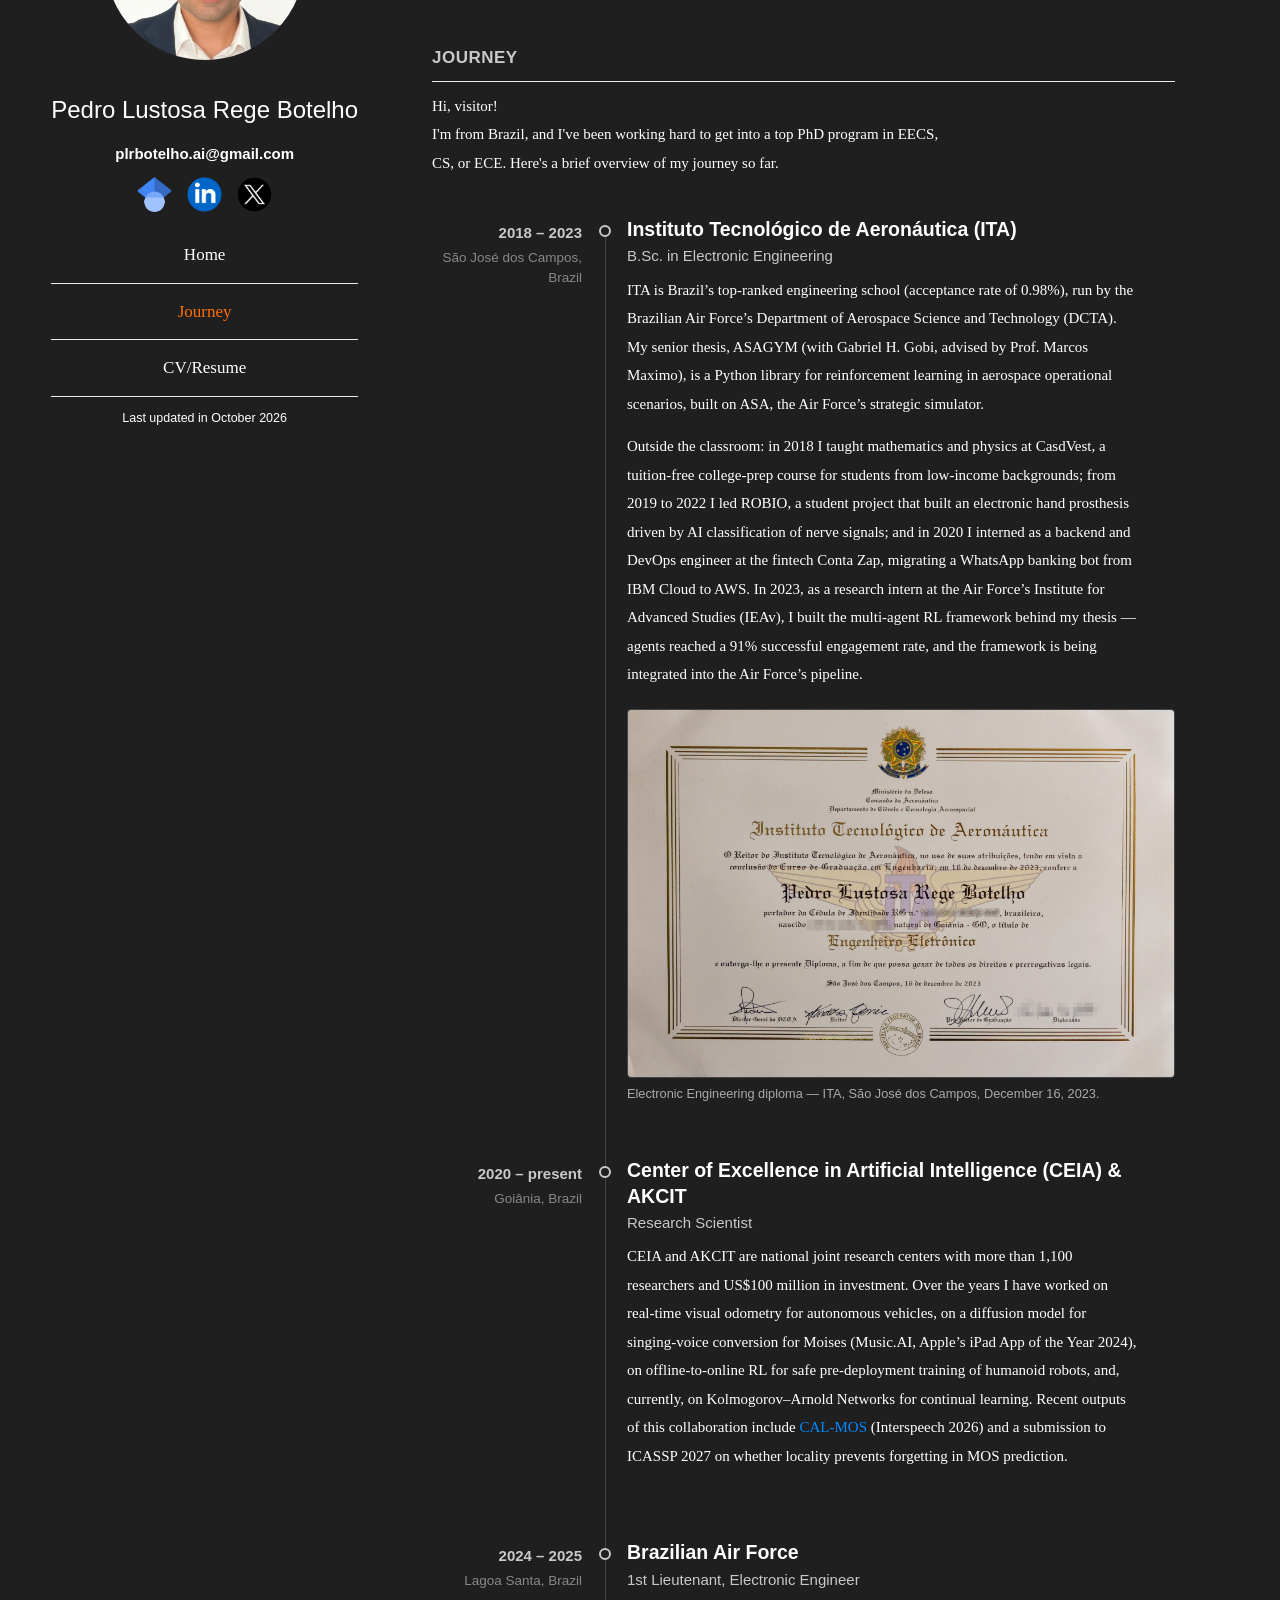
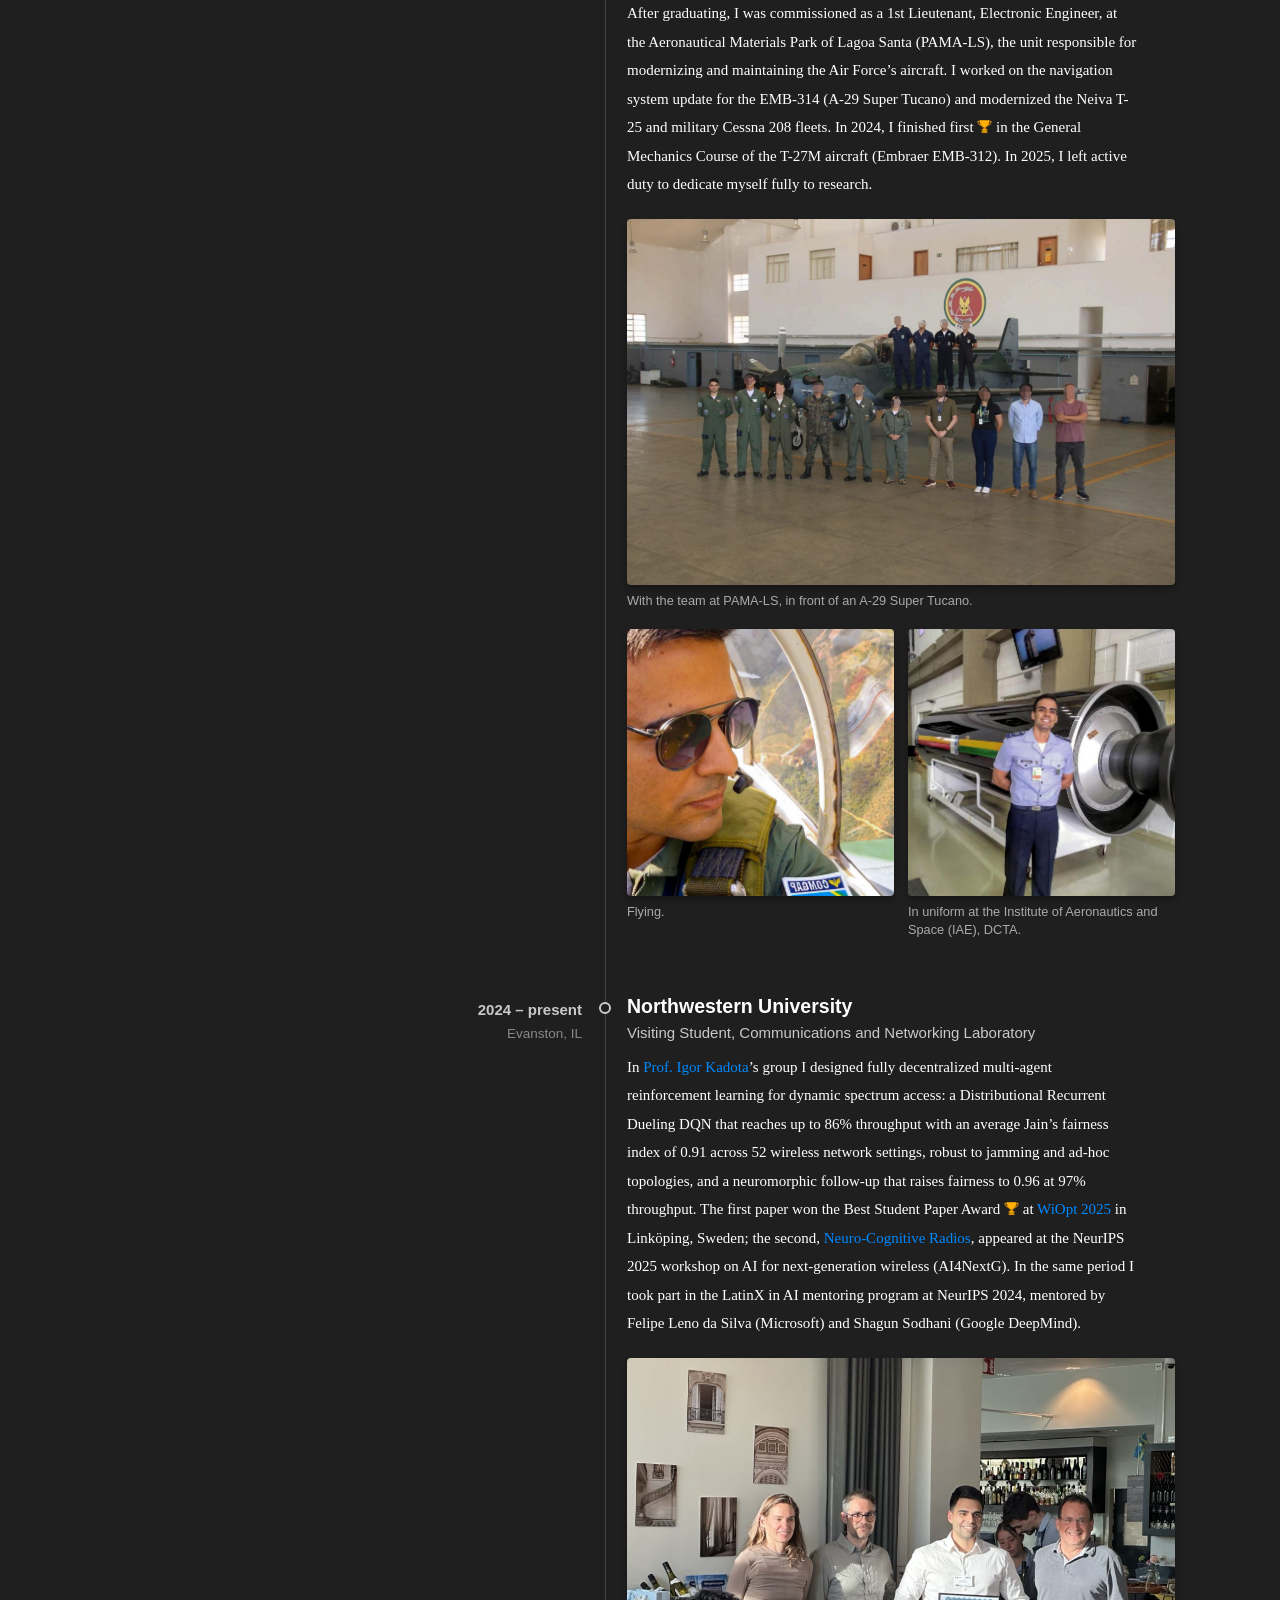
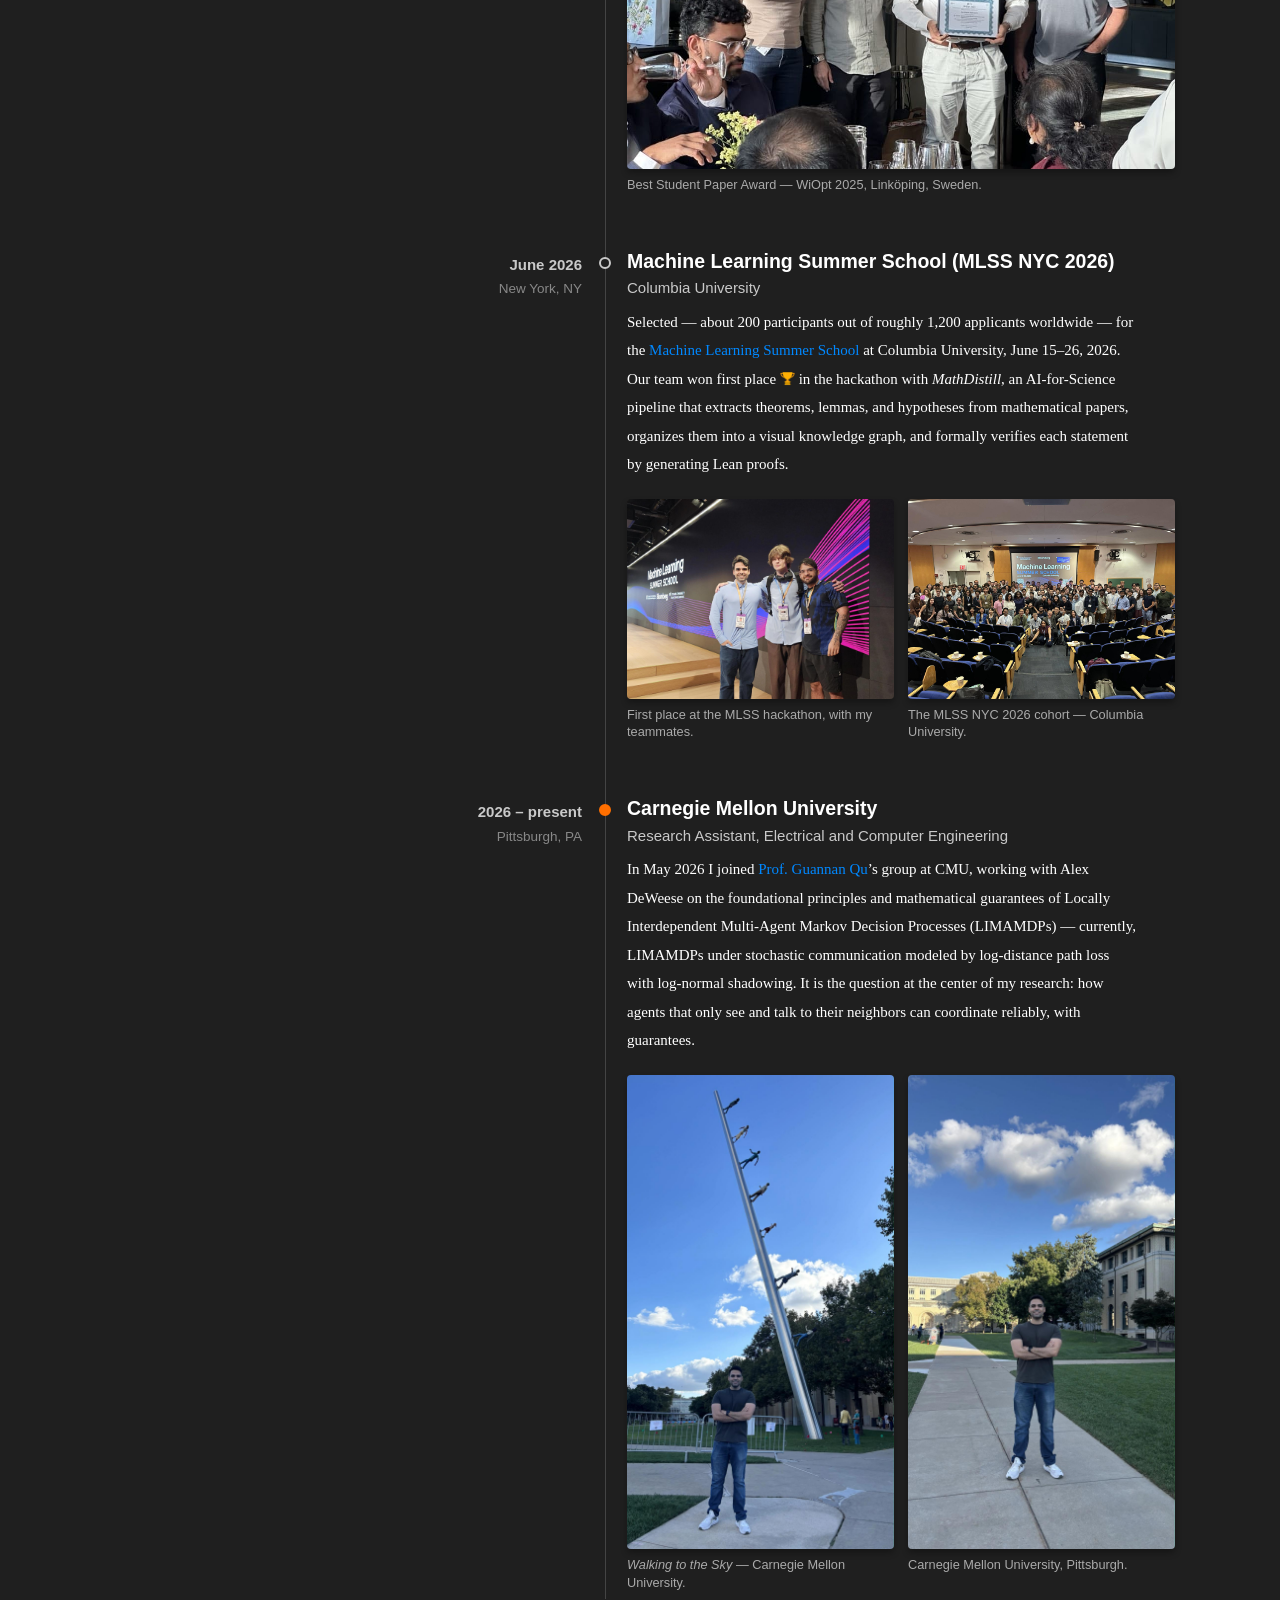
<file: journey.html>
<!DOCTYPE html>
<html lang="en"><head><meta http-equiv="Content-Type" content="text/html; charset=UTF-8"><script async="" src="./Pedro Botelho_files/gtm.js"></script>
  
    <!-- Google Tag Manager -->
    <script>(function(w,d,s,l,i){w[l]=w[l]||[];w[l].push({'gtm.start':
    new Date().getTime(),event:'gtm.js'});var f=d.getElementsByTagName(s)[0],
    j=d.createElement(s),dl=l!='dataLayer'?'&l='+l:'';j.async=true;j.src=
    'https://www.googletagmanager.com/gtm.js?id='+i+dl;f.parentNode.insertBefore(j,f);
    })(window,document,'script','dataLayer','GTM-ND63487');</script>
    <!-- End Google Tag Manager -->
<meta name="viewport" content="width=device-width, initial-scale=1.0">
<meta http-equiv="X-UA-Compatible" content="ie=edge">
<link href="./Pedro Botelho_files/css" rel="stylesheet">
<link rel="stylesheet" href="./Pedro Botelho_files/style.css">
<link rel="icon" type="image/png" href="/assets/icon.png">
<link rel="shortcut icon" type="image/x-icon" href="/assets/myicon.ico">
<link rel="stylesheet" href="./Pedro Botelho_files/w3.css">
<link rel="stylesheet" href="./Pedro Botelho_files/site.css">
<title>Journey — Pedro Botelho</title>
<!-- Global site tag (gtag.js) - Google Analytics -->
<script async="" src="./Pedro Botelho_files/js"></script>
<script>
  window.dataLayer = window.dataLayer || [];
  function gtag(){dataLayer.push(arguments);}
  gtag('js', new Date());
  gtag('config', 'UA-158807702-1');
</script>
<link rel="preconnect" href="https://fonts.googleapis.com/">
<link rel="preconnect" href="https://fonts.gstatic.com/" crossorigin="">
<link href="./Pedro Botelho_files/css2" rel="stylesheet">
<link href="./Pedro Botelho_files/css2(1)" rel="stylesheet">
<meta property="og:title" content="Journey — Pedro Botelho">
<meta property="og:locale" content="en_US">
<meta name="description" content="From ITA and the Brazilian Air Force to multi-agent reinforcement learning at Carnegie Mellon University: the path so far.">
<meta property="og:description" content="From ITA and the Brazilian Air Force to multi-agent reinforcement learning at Carnegie Mellon University: the path so far.">
<link rel="canonical" href="https://pedrolrbotelho.github.io/journey.html">
<meta property="og:url" content="https://pedrolrbotelho.github.io/journey.html">
<meta property="og:site_name" content="Pedro Botelho">
<meta property="og:type" content="website">
<meta property="og:image" content="https://pedrolrbotelho.github.io/assets/og-image.jpg">
<meta property="og:image:width" content="1200">
<meta property="og:image:height" content="630">
<meta property="og:image:alt" content="Pedro Lustosa Rege Botelho — multi-agent reinforcement learning">
<meta name="twitter:card" content="summary_large_image">
<meta name="twitter:image" content="https://pedrolrbotelho.github.io/assets/og-image.jpg">
</head>
  <body style="background-color: #1f1f1f; color: #ffffff;">
    <!-- Google Tag Manager (noscript) -->
    <noscript><iframe src="https://www.googletagmanager.com/ns.html?id=GTM-ND63487"
    height="0" width="0" style="display:none;visibility:hidden"></iframe></noscript>
    <!-- End Google Tag Manager (noscript) -->
    <main class="container">
      <section class="about" style="top: -14%; left:4%">
        <p class="tagline"></p>
        <a href="https://pedrolrbotelho.github.io/"><img src="./Pedro Botelho_files/portfolio.jpg" alt="Pedro Lustosa Rege Botelho" style="border-radius: 100%; width: 100%; height: 100%; object-fit: cover;"></a>
        <h2 id="title">
          <a href="https://pedrolrbotelho.github.io/" style="color: #ffffff; font-size:80%">Pedro Lustosa Rege Botelho</a>
        </h2>
        <p class="mail" style="color: #ffffff;">plrbotelho.ai@gmail.com</p>
        <ul class="social" style="list-style: none; padding: 0; display: flex; gap: 15px;">
          <li>
              <a href="https://scholar.google.com/citations?user=0-eFUVoAAAAJ" style="text-decoration: none;">
                  <img src="./Pedro Botelho_files/icon-gscholar-circled.png" target="_blank" rel="noopener" alt="Google Scholar" style="border-radius: 100%; width: 35px; height: 35px; object-fit: cover;">
              </a>
          </li>
          <li>
              <a href="https://www.linkedin.com/in/pedro-lustosa" style="text-decoration: none;">
                  <img src="./Pedro Botelho_files/icon-linkedin-squared.png" target="_blank" rel="noopener" alt="LinkedIn" style="border-radius: 100%; width: 35px; height: 35px; object-fit: cover;">
              </a>
          </li>
          <li>
              <a href="https://x.com/PedroBotelhoRSc" style="text-decoration: none;">
                  <img src="./Pedro Botelho_files/icon-twitter-squared.png" target="_blank" rel="noopener" alt="X" style="border-radius: 100%; width: 35px; height: 35px; object-fit: cover;">
              </a>
          </li>
        </ul>
            <nav class="navigation">
            <ul>
              <li><a href="./index.html">Home</a></li>
              <li><a href="./journey.html" class="current">Journey</a></li>
              <li><a href="./Pedro Botelho_files/PedroBotelhoResume.pdf">CV/Resume</a></li>
              <li><p class="lastupdated" style="color: #ffffff; font-size: smaller; text-align: center;">Last updated in October 2026</p></li>
            </ul>
          </nav>
      </section>
      <section class="content">

<ul class="posts">
  <li>
    <h1 class="posts-label">Journey</h1>
  </li>
  <li>
    <p class="journey-intro"> Hi, visitor!          </p> 
    <p class="journey-intro"> I'm from Brazil, and I've been working hard to get into a top PhD program in EECS, CS, or ECE. Here's a brief overview of my journey so far.</p>

    <ol class="timeline">
      <li class="chapter">
        <div class="when">2018 – 2023 <span class="where">São José dos Campos, Brazil</span></div>
        <div class="what">
          <h2>Instituto Tecnológico de Aeronáutica (ITA) <span class="sub">B.Sc. in Electronic Engineering</span></h2>
          <p>ITA is Brazil’s top-ranked engineering school (acceptance rate of 0.98%), run by the Brazilian Air Force’s Department of Aerospace Science and Technology (DCTA). My senior thesis, ASAGYM (with Gabriel H. Gobi, advised by Prof. Marcos Maximo), is a Python library for reinforcement learning in aerospace operational scenarios, built on ASA, the Air Force’s strategic simulator.</p>
          <p>Outside the classroom: in 2018 I taught mathematics and physics at CasdVest, a tuition-free college-prep course for students from low-income backgrounds; from 2019 to 2022 I led ROBIO, a student project that built an electronic hand prosthesis driven by AI classification of nerve signals; and in 2020 I interned as a backend and DevOps engineer at the fintech Conta Zap, migrating a WhatsApp banking bot from IBM Cloud to AWS. In 2023, as a research intern at the Air Force’s Institute for Advanced Studies (IEAv), I built the multi-agent RL framework behind my thesis — agents reached a 91% successful engagement rate, and the framework is being integrated into the Air Force’s pipeline.</p>
          <div class="photos">
            <figure class="doc">
              <a href="./Pedro Botelho_files/ita-diploma.jpeg" target="_blank" rel="noopener"><img src="./Pedro Botelho_files/ita-diploma.jpeg" alt="Electronic Engineering diploma from Instituto Tecnológico de Aeronáutica"></a>
              <figcaption>Electronic Engineering diploma — ITA, São José dos Campos, December 16, 2023.</figcaption>
            </figure>
          </div>
        </div>
      </li>

      <li class="chapter">
        <div class="when">2020 – present <span class="where">Goiânia, Brazil</span></div>
        <div class="what">
          <h2>Center of Excellence in Artificial Intelligence (CEIA) &amp; AKCIT <span class="sub">Research Scientist</span></h2>
          <p>CEIA and AKCIT are national joint research centers with more than 1,100 researchers and US$100 million in investment. Over the years I have worked on real-time visual odometry for autonomous vehicles, on a diffusion model for singing-voice conversion for Moises (Music.AI, Apple’s iPad App of the Year 2024), on offline-to-online RL for safe pre-deployment training of humanoid robots, and, currently, on Kolmogorov–Arnold Networks for continual learning. Recent outputs of this collaboration include <a href="https://www.isca-archive.org/interspeech_2026/ferreira26_interspeech.html">CAL-MOS</a> (Interspeech 2026) and a submission to ICASSP 2027 on whether locality prevents forgetting in MOS prediction.</p>
        </div>
      </li>

      <li class="chapter">
        <div class="when">2024 – 2025 <span class="where">Lagoa Santa, Brazil</span></div>
        <div class="what">
          <h2>Brazilian Air Force <span class="sub">1st Lieutenant, Electronic Engineer</span></h2>
          <p>After graduating, I was commissioned as a 1st Lieutenant, Electronic Engineer, at the Aeronautical Materials Park of Lagoa Santa (PAMA-LS), the unit responsible for modernizing and maintaining the Air Force’s aircraft. I worked on the navigation system update for the EMB-314 (A-29 Super Tucano) and modernized the Neiva T-25 and military Cessna 208 fleets. In 2024, I finished first <img src="./Pedro Botelho_files/trophy.png" alt="Trophy" class="trophy"> in the General Mechanics Course of the T-27M aircraft (Embraer EMB-312). In 2025, I left active duty to dedicate myself fully to research.</p>
          <div class="photos">
            <figure>
              <a href="./Pedro Botelho_files/fab-pama-ls.jpeg" target="_blank" rel="noopener"><img src="./Pedro Botelho_files/fab-pama-ls.jpeg" alt="Engineers, pilots and mechanics in a hangar in front of an A-29 Super Tucano"></a>
              <figcaption>With the team at PAMA-LS, in front of an A-29 Super Tucano.</figcaption>
            </figure>
          </div>
          <div class="photos two square">
            <figure class="face-up">
              <a href="./Pedro Botelho_files/fab-cockpit.jpeg" target="_blank" rel="noopener"><img src="./Pedro Botelho_files/fab-cockpit.jpeg" alt="Pedro in a cockpit wearing a flight suit" style="width: 100%; height: 100%; object-fit: cover; object-position: center 65%;"></a>
              <figcaption>Flying.</figcaption>
            </figure>
            <figure>
              <a href="./Pedro Botelho_files/fab-iae.jpeg" target="_blank" rel="noopener"><img src="./Pedro Botelho_files/fab-iae.jpeg" alt="Pedro in uniform next to a rocket stage at the Institute of Aeronautics and Space"></a>
              <figcaption>In uniform at the Institute of Aeronautics and Space (IAE), DCTA.</figcaption>
            </figure>
          </div>
        </div>
      </li>

      <li class="chapter">
        <div class="when">2024 – present <span class="where">Evanston, IL</span></div>
        <div class="what">
          <h2>Northwestern University <span class="sub">Visiting Student, Communications and Networking Laboratory</span></h2>
          <p>In <a href="https://sites.northwestern.edu/networkx/pi/">Prof. Igor Kadota</a>’s group I designed fully decentralized multi-agent reinforcement learning for dynamic spectrum access: a Distributional Recurrent Dueling DQN that reaches up to 86% throughput with an average Jain’s fairness index of 0.91 across 52 wireless network settings, robust to jamming and ad-hoc topologies, and a neuromorphic follow-up that raises fairness to 0.96 at 97% throughput. The first paper won the Best Student Paper Award <img src="./Pedro Botelho_files/trophy.png" alt="Trophy" class="trophy"> at <a href="https://wiopt2025.github.io/">WiOpt 2025</a> in Linköping, Sweden; the second, <a href="https://openreview.net/pdf?id=MHR8oSkxZU">Neuro-Cognitive Radios</a>, appeared at the NeurIPS 2025 workshop on AI for next-generation wireless (AI4NextG). In the same period I took part in the LatinX in AI mentoring program at NeurIPS 2024, mentored by Felipe Leno da Silva (Microsoft) and Shagun Sodhani (Google DeepMind).</p>
          <div class="photos">
            <figure>
              <a href="./Pedro Botelho_files/WiOptAward.jpeg" target="_blank" rel="noopener"><img src="./Pedro Botelho_files/WiOptAward.jpeg" alt="Best Student Paper Award ceremony at WiOpt 2025"></a>
              <figcaption>Best Student Paper Award — WiOpt 2025, Linköping, Sweden.</figcaption>
            </figure>
          </div>
        </div>
      </li>

      <li class="chapter">
        <div class="when">June 2026 <span class="where">New York, NY</span></div>
        <div class="what">
          <h2>Machine Learning Summer School (MLSS NYC 2026) <span class="sub">Columbia University</span></h2>
          <p>Selected — about 200 participants out of roughly 1,200 applicants worldwide — for the <a href="https://cfe.columbia.edu/content/mlss2">Machine Learning Summer School</a> at Columbia University, June 15–26, 2026. Our team won first place <img src="./Pedro Botelho_files/trophy.png" alt="Trophy" class="trophy"> in the hackathon with <em>MathDistill</em>, an AI-for-Science pipeline that extracts theorems, lemmas, and hypotheses from mathematical papers, organizes them into a visual knowledge graph, and formally verifies each statement by generating Lean proofs.</p>
          <div class="photos two">
            <figure>
              <a href="./Pedro Botelho_files/mlss-2026-hackathon.jpeg" target="_blank" rel="noopener"><img src="./Pedro Botelho_files/mlss-2026-hackathon.jpeg" alt="Winning team of the MLSS NYC 2026 hackathon on stage"></a>
              <figcaption>First place at the MLSS hackathon, with my teammates.</figcaption>
            </figure>
            <figure>
              <a href="./Pedro Botelho_files/mlss-2026-group.jpeg" target="_blank" rel="noopener"><img src="./Pedro Botelho_files/mlss-2026-group.jpeg" alt="The MLSS NYC 2026 cohort in a Columbia lecture hall"></a>
              <figcaption>The MLSS NYC 2026 cohort — Columbia University.</figcaption>
            </figure>
          </div>
        </div>
      </li>

      <li class="chapter now">
        <div class="when">2026 – present <span class="where">Pittsburgh, PA</span></div>
        <div class="what">
          <h2>Carnegie Mellon University <span class="sub">Research Assistant, Electrical and Computer Engineering</span></h2>
          <p>In May 2026 I joined <a href="https://energy.cmu.edu/directory/bios/qu-guannan.html">Prof. Guannan Qu</a>’s group at CMU, working with Alex DeWeese on the foundational principles and mathematical guarantees of Locally Interdependent Multi-Agent Markov Decision Processes (LIMAMDPs) — currently, LIMAMDPs under stochastic communication modeled by log-distance path loss with log-normal shadowing. It is the question at the center of my research: how agents that only see and talk to their neighbors can coordinate reliably, with guarantees.</p>
          <div class="photos two tall">
            <figure>
              <a href="./Pedro Botelho_files/cmu-walking-to-the-sky.jpeg" target="_blank" rel="noopener"><img src="./Pedro Botelho_files/cmu-walking-to-the-sky.jpeg" alt="Pedro in front of the Walking to the Sky sculpture at Carnegie Mellon University"></a>
              <figcaption><em>Walking to the Sky</em> — Carnegie Mellon University.</figcaption>
            </figure>
            <figure>
              <a href="./Pedro Botelho_files/cmu-campus.jpeg" target="_blank" rel="noopener"><img src="./Pedro Botelho_files/cmu-campus.jpeg" alt="Pedro on the Carnegie Mellon University campus"></a>
              <figcaption>Carnegie Mellon University, Pittsburgh.</figcaption>
            </figure>
          </div>
        </div>
      </li>

    </ol>
  </li>
</ul>

      </section>
    </main>

</body></html>
</file>
<file: Pedro Botelho_files/style.css>
@font-face {
    font-family: 'fontello';
    src: url("../font/fontello.eot?19269709");
    src: url("../font/fontello.eot?19269709#iefix") format("embedded-opentype"),
         url("../font/fontello.woff2?19269709") format("woff2"),
         url("../font/fontello.woff?19269709") format("woff"),
         url("../font/fontello.ttf?19269709") format("truetype"),
         url("../font/fontello.svg?19269709#fontello") format("svg");
    font-weight: normal;
    font-style: normal;
}

[class^="icon-"]:before,
[class*=" icon-"]:before {
    font-family: "fontello";
    font-style: normal;
    font-weight: normal;
    speak: never;
    display: inline-block;
    text-decoration: inherit;
    width: 1em;
    margin-right: .2em;
    text-align: center;
    font-variant: normal;
    text-transform: none;
    line-height: 1em;
    margin-left: .2em;
    -webkit-font-smoothing: antialiased;
    -moz-osx-font-smoothing: grayscale;
}

.icon-gscholar-circled:before { content: '\e800'; }
.icon-github-circled:before { content: '\f09b'; }
.icon-twitter-squared:before { content: '\f304'; }
.icon-linkedin-squared:before { content: '\f30c'; }

/* Normalize CSS */
html {
    font-family: sans-serif;
    -ms-text-size-adjust: 100%;
    -webkit-text-size-adjust: 100%;
}

body { margin: 0; }

article, aside, details, figcaption, figure, footer,
header, hgroup, main, menu, nav, section, summary {
    display: block;
}

audio, canvas, progress, video {
    display: inline-block;
    vertical-align: baseline;
}

audio:not([controls]) {
    display: none;
    height: 0;
}

[hidden], template { display: none; }
a { background-color: transparent; }
a:active, a:hover { outline: 0; }
abbr[title] { border-bottom: 1px dotted; }
b, strong { font-weight: bold; }
dfn { font-style: italic; }
h1 { font-size: 2em; margin: 0.67em 0; }
mark { background: #ff0; color: #000; }
small { font-size: 80%; }

sub, sup {
    font-size: 75%;
    line-height: 0;
    position: relative;
    vertical-align: baseline;
}

sup { top: -0.5em; }
sub { bottom: -0.25em; }
img { border: 0; }
svg:not(:root) { overflow: hidden; }

figure { margin: 1em 40px; }

hr {
    -moz-box-sizing: content-box;
    box-sizing: content-box;
    height: 0;
}

pre { overflow: auto; }

code, kbd, pre, samp {
    font-family: monospace, monospace;
    font-size: 1em;
}

button, input, optgroup, select, textarea {
    color: inherit;
    font: inherit;
    margin: 0;
}

button { overflow: visible; }
button, select { text-transform: none; }

button, html input[type="button"],
input[type="reset"], input[type="submit"] {
    -webkit-appearance: button;
    cursor: pointer;
}

button[disabled], html input[disabled] {
    cursor: default;
}

button::-moz-focus-inner,
input::-moz-focus-inner {
    border: 0;
    padding: 0;
}

input { line-height: normal; }

input[type="checkbox"], input[type="radio"] {
    box-sizing: border-box;
    padding: 0;
}

input[type="number"]::-webkit-inner-spin-button,
input[type="number"]::-webkit-outer-spin-button {
    height: auto;
}

input[type="search"] {
    -webkit-appearance: textfield;
    -moz-box-sizing: content-box;
    -webkit-box-sizing: content-box;
    box-sizing: content-box;
}

input[type="search"]::-webkit-search-cancel-button,
input[type="search"]::-webkit-search-decoration {
    -webkit-appearance: none;
}

fieldset {
    border: 1px solid #c0c0c0;
    margin: 0 2px;
    padding: 0.35em 0.625em 0.75em;
}

legend { border: 0; padding: 0; }
textarea { overflow: auto; }
optgroup { font-weight: bold; }

table {
    border-collapse: collapse;
    border-spacing: 0;
}

td, th { padding: 0; }

/* Syntax highlighting */
.highlight {
    background-color: #f4f4f4;
    color: #586e75;
}

.highlight .c,
.highlight .g,
.highlight .l,
.highlight .n,
.highlight .p,
.highlight .go,
.highlight .nl,
.highlight .nn,
.highlight .nx,
.highlight .py,
.highlight .sd,
.highlight .sh {
    color: #586e75;
}

.highlight .err { color: #586e75; }
.highlight .k,
.highlight .cp,
.highlight .cs,
.highlight .ow,
.highlight .gi { color: #859900; }

.highlight .x,
.highlight .gu,
.highlight .kc,
.highlight .no,
.highlight .ne,
.highlight .se { color: #cb4b16; }

.highlight .o,
.highlight .kt,
.highlight .gr,
.highlight .sr { color: #dc322f; }

.highlight .cm,
.highlight .c1,
.highlight .sb { color: #93a1a1; }

.highlight .ge {
    color: #586e75;
    font-style: italic;
}

.highlight .gs {
    color: #586e75;
    font-weight: bold;
}

.highlight .kd,
.highlight .kr,
.highlight .nc,
.highlight .nd,
.highlight .nf,
.highlight .nt,
.highlight .nv,
.highlight .vc,
.highlight .vg,
.highlight .vi { color: #268bd2; }

.highlight .l,
.highlight .m,
.highlight .s,
.highlight .mf,
.highlight .mh,
.highlight .mi,
.highlight .mo,
.highlight .sc,
.highlight .s2,
.highlight .si,
.highlight .sx,
.highlight .s1,
.highlight .ss,
.highlight .il {
    color: #2aa198;
}

.highlight .nb { color: #B58900; }

div.highlight { padding: 5px 20px; }

pre.highlight, code {
    font-family: 'Consolas', Menlo, monospace;
    line-height: 1.4em;
    tab-size: 4;
}

/* Global styles */
*, *:before, *:after {
    box-sizing: border-box;
}

body {
    font-family: "Raleway", sans-serif;
    font-size: 16px;
    line-height: 1.2em;
    margin: 0;
    -webkit-font-smoothing: antialiased;
    -moz-osx-font-smoothing: grayscale;
}

img, embed, object, video {
    max-width: 100%;
}

a {
    color: #000;
    transition: color 0.3s;
}

a:hover { color: #0a59b0; }

h2 { margin: 0.7em 0; }

/* Main layout */
main {
    margin: 0 90px;
    display: flex;
    height: 100%;
}

@media screen and (min-width: 1600px) {
    main {
        margin: 0 auto;
        max-width: 1440px;
    }
}

@media screen and (max-width: 1280px) {
    main { margin: 0 75px; }
}

@media screen and (max-width: 1024px) {
    main { margin: 0 35px; }
}

@media screen and (max-width: 768px) {
    main {
        margin: 0 10px;
        flex-direction: column;
    }
}

@media screen and (max-width: 480px) {
    main { margin: 0; }
}

/* Main content */
@media screen and (min-width: 769px) {
    main .content {
        max-width: calc(100% - 287px);
        margin-left: 287px;
        width: 100%;
    }
}

/* Left sidebar */
main .about {
    display: flex;
    height: 100vh;
    padding-bottom: 40vh;
    min-width: 287px;
    justify-content: center;
    flex-direction: column;
    align-items: center;
}

@media screen and (max-width: 768px) {
    main .about {
        height: auto;
        padding: 10vh 0;
    }
}

@media screen and (min-width: 769px) {
    main .about {
        position: fixed;
    }
}

main .about h2 {
    font-size: 25px;
    margin-top: 25px;
    margin-bottom: 0px;
    color: #222222;
    font-weight: normal;
}

main .about .tagline {
    font-size: 20px;
    margin-top: 10px;
    margin-bottom: 5px;
    color: #aaa;
    white-space: pre-wrap;
    line-height: normal;
}

main .about .mail {
    font-size: 15px;
    font-weight: bold;
    margin-top: 15px;
    color: #222222;
    white-space: pre-wrap;
    line-height: normal;
}

main .about img { max-width: 200px; }

#title { font-size: 30px; }
#title a { text-decoration: none; }

/* Social icons */
.social {
    list-style-type: none;
    padding: 0;
    margin-top: 0;
}

.social li { float: left; }
.social li i { font-size: 34px; }

/* Navigation */
.navigation { width: 100%; }

.navigation ul {
    list-style-type: none;
    padding: 0;
    margin-top: 0;
}

.navigation ul li:last-child a { border-bottom: 0; }

.navigation ul a {
    display: block;
    font-family: 'Merriweather';
    text-align: center;
    padding: 1rem 0;
    font-size: 17px;
    text-decoration: none;
    border-bottom: 1px solid #ececec;
}

@media screen and (max-width: 768px) {
    .navigation ul a { padding: 2rem 0; }
}

/* Posts */
.post-wrapper {
    border-bottom: 1px solid #ececec;
    margin-bottom: 1rem;
    padding-bottom: 1rem;
}

.post-categories {
    list-style-type: none;
    margin: 0;
    padding: 0;
}

.post-categories li {
    font-size: 14px;
    float: left;
    background-color: #e3e3e3;
    padding: 5px 20px;
    border-radius: 2px;
    margin-right: 10px;
    margin-bottom: 10px;
}

@media screen and (max-width: 768px) {
    .post-categories li { margin-top: 5px; }
}

.post-date {
    margin-right: 10px;
    color: #555;
    min-width: 150px;
}

.post-meta {
    display: flex;
    justify-content: space-between;
    align-items: center;
}

@media screen and (max-width: 768px) {
    .post-meta {
        flex-direction: column-reverse;
        align-items: baseline;
    }

    .post-meta .post-date { margin-bottom: 16px; }
}

.post-link { text-decoration: none; }

.post-title {
    line-height: 1.2em;
    font-size: 28px;
}

.posts, .post-container {
    list-style-type: none;
    margin: 45px 30px;
}

@media screen and (max-width: 480px) {
    .posts, .post-container {
        margin-left: 20px;
        margin-right: 20px;
    }
}

@media screen and (max-width: 768px) {
    .posts, .post-container {
        padding: 0 !important;
        margin-top: 0;
    }
}

.post-container { padding-left: 30px; }

.post {
    font-family: "Merriweather", sans-serif;
    font-weight: 300;
    color: #222;
    line-height: 1.9em;
}

.post a {
    color: #0a59b0;
    text-decoration: none;
    transition: border-bottom 0.4s;
}

.post a:hover { border-bottom: 0.5px solid #0a59b0; }

.post h1, .post h2, .post h3,
.post h4, .post h5, .post h6 {
    font-family: "Raleway", sans-serif;
}

/* Publications */
.pub-box {
    border-radius: 5px;
    border: 1px solid #DDE1E7;
    background: #F0F2F5;
    width: 100%;
    height: 100%;
    position: center;
    display: flex;
    justify-content: center;
    align-items: center;
}

.pubtitle {
    margin-top: 0px;
    font-family: "Barlow", sans-serif;
    font-weight: 600;
}

.pubauthor {
    font-family: "Barlow", sans-serif;
    font-size: medium;
}

.confnames {
    font-style: italic;
    font-family: "Barlow", sans-serif;
    font-size: medium;
    font-weight: 500;
    color: #0c6ed6;
    text-decoration: none;
}

.confnames:hover { color: #64afff; }

.link-bracket {
    color: #0c6ed6;
    font-size: medium;
    padding-right: 3px;
    text-decoration: none;
    font-family: "Barlow", sans-serif;
}

.link-bracket:hover { color: #64afff; }

.no-block {
    font-size: 100%;
    font-weight: bold;
    display: inline;
    text-decoration: none;
}

.no-block-link:hover { color: #64afff; }

.hover-shadow:hover {
    box-shadow: 0 0px 0px 0 rgba(0,0,0,0.2),
                0 4px 20px 0 rgba(0,0,0,0.1);
}

.pub-image {
    margin-top: 5px;
    margin-bottom: 5px;
    max-width: 100%;
    max-height: 100%;
    position: center;
}

.pubcol-left {
    float: left;
    width: 19.5%;
    height: auto;
    margin-right: 2%;
}

.pubcol-right {
    float: right;
    width: 79.5%;
    height: fit-content;
}

#posts-label {
    border-bottom: 1px solid #eee;
    font-size: 17px;
    color: #777;
    text-transform: uppercase;
    letter-spacing: 0.5px;
    padding-bottom: 10px;
    font-weight: bold;
}

.back-button { fill: #66b0ffde; }
.back-button:hover { fill: #8fc5ff; }
</file>
<file: Pedro Botelho_files/site.css>
/* site.css — additions shared by index.html and journey.html.
   Loaded after style.css and w3.css. */

/* ---- Sidebar navigation ---- */
.navigation ul a { color: #ffffff; }
.navigation ul a:hover { color: #0088ff; }
.navigation ul a.current { color: #ff6f00; }

/* Class twin of #posts-label so new sections don't repeat the id */
.posts-label {
  border-bottom: 1px solid #eee;
  font-size: 17px;
  color: #c9c9c9;
  text-transform: uppercase;
  letter-spacing: 0.5px;
  padding-bottom: 10px;
  font-weight: bold;
}

/* ---- Publication cards without a figure: venue tile in place of the thumbnail ---- */
.pubcol-left:has(.pub-tile) { align-self: stretch; display: flex; }

.pub-tile {
  flex: 1;
  width: 100%;
  min-height: 160px;
  margin: 5px 0;
  display: flex;
  flex-direction: column;
  justify-content: center;
  align-items: center;
  text-align: center;
  background: #e8ebf0;
  border-radius: 4px;
  font-family: "Barlow", sans-serif;
  color: #1f2a3a;
}
.pub-tile .tile-venue { font-size: 1.1rem; font-weight: 600; line-height: 1.2; padding: 0 8px; }
.pub-tile .tile-year  { font-size: 0.9rem; color: #5b6778; margin-top: 2px; }
.pub-status {
  font-family: "Barlow", sans-serif;
  font-size: medium;
  font-style: italic;
  color: #555;
}

/* ---- Awards & honors ---- */
.awards { list-style: none; padding: 0; margin: 0; }
.awards li {
  display: grid;
  grid-template-columns: 6em 1fr;
  gap: 12px;
  padding: 9px 0;
  border-bottom: 1px solid #333;
}
.awards li:last-child { border-bottom: 0; }
.awards .year { font-family: "Barlow", sans-serif; font-weight: 600; color: #c9c9c9; }
.awards .trophy { width: 15px; height: 15px; vertical-align: -2px; }

/* ---- Gallery captions (index.html) ---- */
.photo-gallery figure { margin: 0; }
.photo-gallery a { display: block; }
.photo-gallery figcaption {
  font-family: "Barlow", sans-serif;
  font-size: 0.85rem;
  line-height: 1.35;
  color: #aaa;
  margin-top: 7px;
}

/* ---- Journey page ---- */
.journey-intro {
  font-family: "Merriweather", serif;
  font-weight: 300;
  line-height: 1.9em;
  color: #fff;
  max-width: 68ch;
  margin: 0;
}

.timeline { list-style: none; padding: 0; margin: 40px 0 0; position: relative; }
.timeline::before {
  content: "";
  position: absolute;
  left: 11.5em;
  top: 8px;
  bottom: 0;
  width: 1px;
  background: #444;
}

.chapter {
  display: grid;
  grid-template-columns: 10em 1fr;
  column-gap: 3em;
  padding: 0 0 56px;
  position: relative;
}
.chapter::before {
  content: "";
  position: absolute;
  left: calc(11.5em - 5.5px);
  top: 8px;
  width: 12px;
  height: 12px;
  border-radius: 50%;
  background: #1f1f1f;
  border: 2px solid #c9c9c9;
}
.chapter.now::before { background: #ff6f00; border-color: #ff6f00; }
.timeline > li:last-child { padding-bottom: 8px; }

.chapter .when {
  font-family: "Barlow", sans-serif;
  font-weight: 600;
  font-size: 1rem;
  color: #c9c9c9;
  text-align: right;
  padding-top: 5px;
}
.chapter .when .where {
  display: block;
  font-weight: 400;
  font-size: 0.9rem;
  color: #888;
  margin-top: 3px;
}

.chapter h2 {
  font-family: "Raleway", sans-serif;
  font-weight: 600;
  font-size: 1.3rem;
  line-height: 1.3;
  color: #fff;
  margin: 0 0 10px;
}
.chapter h2 .sub { display: block; font-weight: 400; font-size: 1rem; color: #c9c9c9; margin-top: 4px; }
.chapter p {
  font-family: "Merriweather", serif;
  font-weight: 300;
  line-height: 1.9em;
  color: #fff;
  margin: 0 0 14px;
  max-width: 68ch;
}
.chapter a { color: #0088ff; text-decoration: none; }
.chapter a:hover { border-bottom: 0.5px solid #0088ff; }
.chapter .trophy { width: 15px; height: 15px; vertical-align: -2px; }

.photos {
  display: grid;
  grid-template-columns: 1fr;
  gap: 14px;
  margin: 20px 0 0;
  max-width: 760px;
}
.photos.two { grid-template-columns: 1fr 1fr; }
.photos figure { margin: 0; }
.photos a { display: block; }
.photos img {
  width: 100%;
  display: block;
  border-radius: 4px;
  box-shadow: 0 4px 6px rgba(0, 0, 0, 0.3);
  object-fit: cover;
}
.photos.two img { aspect-ratio: 4 / 3; }
.photos.two.square img { aspect-ratio: 1 / 1; }
.photos.two.tall img { aspect-ratio: auto; }
.photos .face-up img { object-position: center 30%; }
.photos figure.doc img { background: #fff; box-shadow: none; border: 1px solid #444; }
.photos figcaption {
  font-family: "Barlow", sans-serif;
  font-size: 0.85rem;
  line-height: 1.35;
  color: #aaa;
  margin-top: 7px;
}

@media screen and (max-width: 768px) {
  .timeline::before { left: 5px; }
  .chapter { grid-template-columns: 1fr; row-gap: 6px; padding-left: 24px; }
  .chapter::before { left: 0; }
  .chapter .when { text-align: left; padding-top: 0; }
  .photos.two { grid-template-columns: 1fr; }
  .photos.two img, .photos.two.square img { aspect-ratio: auto; }
  .awards li { grid-template-columns: 1fr; gap: 2px; }
}

/* ---- Publication cards on phones: show the figure above the text ---- */
@media screen and (max-width: 600px) {
  .pub-box { flex-direction: column; align-items: stretch; }
  .pub-box .pubcol-left { display: block !important; width: 100%; margin: 0; }
  .pub-box .pubcol-left img { width: auto !important; max-width: 100%; max-height: 200px; margin: 6px auto 10px; }
  .pubcol-left:has(.pub-tile) { display: flex !important; }
  .pub-tile { min-height: 90px; }
  .pubcol-right { width: 100%; }
}
</file>
